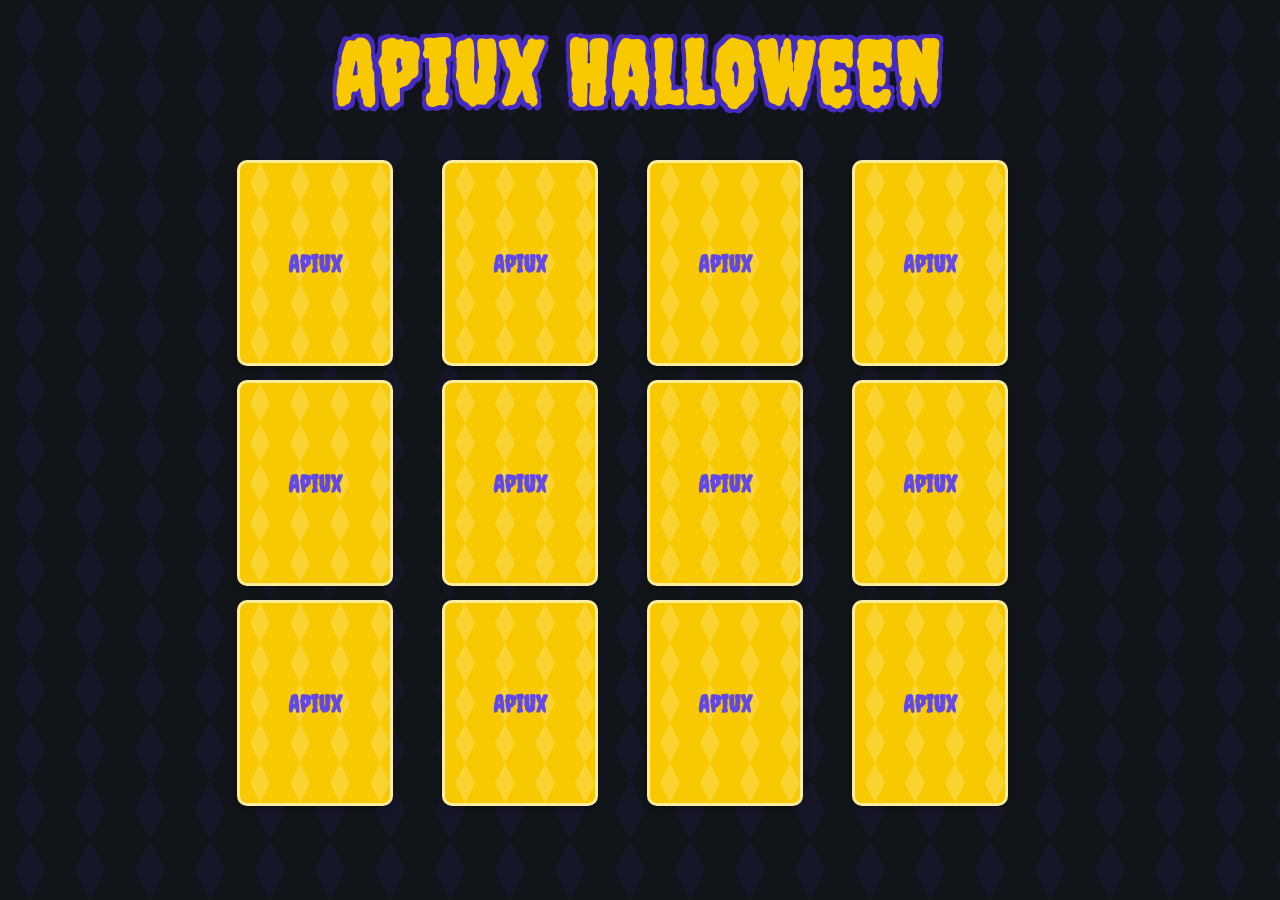
<file: Juegos de Cartas/index.html>
<!DOCTYPE html>
<html lang="es">

<head>
    <meta charset="UTF-8">
    <meta name="viewport" content="width=device-width, initial-scale=1.0">
    <title>Apiux-Halloween</title>
    <link rel="preconnect" href="https://fonts.gstatic.com/" crossorigin="" />
    <link rel="stylesheet" href="https://fonts.googleapis.com/css2?family=Creepster&display=swap" />
    <style>
        body {
            background-color: #111418;
            color: #fff;
            font-family: 'Inter', 'Noto Sans', sans-serif;
            display: flex;
            background-image:
                url("data:image/svg+xml,%3Csvg width='60' height='60' viewBox='0 0 60 60' xmlns='http://www.w3.org/2000/svg'%3E%3Cpath d='M30 0l15 30L30 60 15 30z' fill='%23452bc2' fill-opacity='0.1'/%3E%3C/svg%3E");
            justify-content: center;
            align-items: center;
            margin: 0;
            overflow: hidden;
        }

        h1 {
            text-align: center;
            font-size: 5.5em;
            color: #f8c800;
            text-shadow:
                4px 4px 0 #452bc2,
                -4px -4px 0 #452bc2,
                4px -4px 0 #452bc2,
                -4px 4px 0 #452bc2;
            margin: 20px 0;
            animation: flotar 3s ease-in-out infinite, espeluznante 1.5s infinite alternate;
            letter-spacing: 3px;
            font-family: 'Creepster', cursive;
        }

        @keyframes espeluznante {
            0% {
                color: #f8c800;
                text-shadow:
                    4px 4px 0 #452bc2,
                    -4px -4px 0 #452bc2,
                    4px -4px 0 #452bc2,
                    -4px 4px 0 #452bc2;
            }

            50% {
                color: #ff0000;
                text-shadow:
                    4px 4px 0 #000000,
                    -4px -4px 0 #000000,
                    4px -4px 0 #000000,
                    -4px 4px 0 #000000;
            }

            100% {
                color: #f8c800;
                text-shadow:
                    4px 4px 0 #452bc2,
                    -4px -4px 0 #452bc2,
                    4px -4px 0 #452bc2,
                    -4px 4px 0 #452bc2;
            }
        }

        .container {
            position: relative;
            width: 90vw;
            /* Ancho adaptable al 90% del ancho de la pantalla */
            max-width: 800px;
            /* Limita el ancho máximo en pantallas más grandes */
            height: auto;
            /* Altura ajustable automáticamente */
            display: grid;
            grid-template-columns: repeat(auto-fit, minmax(150px, 1fr));
            /* Ajusta automáticamente las columnas */
            grid-auto-rows: 200px;
            /* Mantén la altura de las cartas */
            gap: 20px;
            padding: 20px;
            /* Agrega algo de espacio alrededor del contenedor */
        }


        .card {
            width: 150px;
            height: 200px;
            perspective: 1000px;
            box-shadow: 0 4px 8px rgba(0, 0, 0, 0.5);
            border-radius: 10px;
            cursor: pointer;
            transition: transform 0.6s, opacity 0.6s;
            position: relative;
            /* Asegura que los elementos hijos se posicionen correctamente */
        }

        .card-inner {
            width: 100%;
            height: 100%;
            position: absolute;
            transform-style: preserve-3d;
            transition: transform 0.6s;
            display: flex;
            align-items: center;
            justify-content: center;
        }

        .card.flipped .card-inner {
            transform: rotateY(180deg);
        }

        .card-front,
        .card-back {
            width: 100%;
            height: 100%;
            position: absolute;
            backface-visibility: hidden;
            display: flex;
            justify-content: center;
            align-items: center;
            border-radius: 10px;
            font-size: 24px;
            font-weight: bold;
            font-family: 'Creepster', cursive;
            text-align: center;
            /* Asegura el texto centrado */
        }


        .card-back {
            background: #f8c800;
            border: 3px solid #fcec9e;
            color: #6248e4;
            font-size: 2.5em;
            background-image:
                url("data:image/svg+xml,%3Csvg width='40' height='40' viewBox='0 0 40 40' xmlns='http://www.w3.org/2000/svg'%3E%3Cpath d='M20 0l10 20-10 20L10 20z' fill='%23fcec9e' fill-opacity='0.3'/%3E%3C/svg%3E");
        }

        .card-front {
            border-color: #ffffff;
            transform: rotateY(180deg);

            background: #f8c800;
            color: #c51414;
        }

        .card-back {
            display: flex;
            justify-content: center;
            align-items: center;
            font-size: 24px;
            /* Adjust size as needed */
        }

        .wave {
            display: inline-block;
            animation: wave 1s ease-in-out infinite;
        }

        .wave:nth-child(1) {
            animation-delay: 0.2s;
        }

        .wave:nth-child(2) {
            animation-delay: 0.4s;
        }

        .wave:nth-child(3) {
            animation-delay: 0.6s;
        }

        .wave:nth-child(4) {
            animation-delay: 0.8s;
        }

        .wave:nth-child(5) {
            animation-delay: 1s;
        }

        @keyframes wave {

            0%,
            60%,
            100% {
                transform: translateY(0);
            }

            30% {
                transform: translateY(-10px);
            }
        }
    </style>
</head>

<body>
    <div>
        <h1>Apiux Halloween</h1>
        <div class="container" id="cardContainer">
            <!-- Se generan 12 cartas -->
        </div>
    </div>
    <script>
        const cardMessages = [
            "Este partido permite remolino", "Este partido permite remolino", "Este partido permite remolino",
            "Durante 1 minuto, los goles descuentan puntos del rival además de sumar", "Durante 1 minuto, los goles descuentan puntos del rival además de sumar",
            "Cambiar a un jugador por otro por 1 minuto",
            "Elegir dos jugadores que deben usar manilla por 1 minuto",
            "Pierdes un jugador por 1 minuto",
            "Durante 1 minuto, tus goles valen doble",
            "Todos juegan con los ojos vendados por 1 minuto",
            "Todos juegan con una mano hasta que se haga un gol",
            "El partido comienza con cinco pelotas en la cancha",
            "Empiezas con 2 puntos",
            "Empiezas con un gol de ventaja",
            "Tu equipo juega sentado durante 1 minuto",
            "El equipo rival juega sentado durante 1 minuto",
            "Todos juegan sentados durante 1 minuto"
        ];
        const container = document.getElementById("cardContainer");

        function createCard(index) {
            const card = document.createElement("div");
            card.classList.add("card");
            card.innerHTML = `
        <div class="card-inner">
            <div class="card-back">
                <span class="wave">A</span><span class="wave">p</span><span class="wave">i</span><span class="wave">u</span><span class="wave">x</span>
            </div>
            <div class="card-front" style= justify-content: right;>${cardMessages[index]}</div>
        </div>`;
            card.addEventListener("click", () => flipCard(card));
            return card;
        }

        function generateDerangement(n) {
            let derangement = [];
            let used = new Array(n).fill(false);

            function helper(i) {
                if (i === n) return true;

                let choices = [];
                for (let j = 0; j < n; j++) {
                    if (!used[j] && j !== i) {
                        choices.push(j);
                    }
                }

                while (choices.length) {
                    let randomIndex = Math.floor(Math.random() * choices.length);
                    let j = choices.splice(randomIndex, 1)[0];
                    derangement[i] = j;
                    used[j] = true;
                    if (helper(i + 1)) {
                        return true;
                    }
                    used[j] = false;
                }
                return false;
            }

            helper(0);
            return derangement;
        }

        function shuffleCards() {
            const cards = document.querySelectorAll(".card");
            const centerX = container.offsetWidth / 2 - 75; // Center X position
            const centerY = container.offsetHeight / 2 - 100; // Center Y position

            // Store initial positions
            const positions = [];
            cards.forEach(card => {
                positions.push({ left: card.offsetLeft, top: card.offsetTop });
            });

            // Move cards to center
            cards.forEach(card => {
                card.style.transition = 'transform 4s';
                card.style.transform = `translate(${centerX - card.offsetLeft}px, ${centerY - card.offsetTop}px)`;
            });

            setTimeout(() => {
                // Generate derangement
                let derangement = generateDerangement(cards.length);

                // Rearrange cards
                cards.forEach((card, index) => {
                    const newIndex = derangement[index];
                    const row = Math.floor(newIndex / 4);
                    const col = newIndex % 4;
                    const newX = col * 170; // 150px width + 20px gap
                    const newY = row * 220; // 200px height + 20px gap
                    card.style.transform = `translate(${newX - positions[index].left}px, ${newY - positions[index].top}px)`;
                });
            }, 1000);
        }
        function flipCard(card) {
            card.classList.add("flipped");
            setTimeout(() => {
                card.classList.remove("flipped");
                shuffleCards();
            }, 3500);
        }

        function shuffleCards() {
            const cards = document.querySelectorAll(".card");
            const centerX = container.offsetWidth / 2 - 75; // Center X position
            const centerY = container.offsetHeight / 2 - 100; // Center Y position

            cards.forEach(card => {
                card.style.transition = 'transform 1s';
                card.style.transform = `translate(${centerX - card.offsetLeft}px, ${centerY - card.offsetTop}px)`;
            });

            setTimeout(() => {
                cards.forEach((card, index) => {
                    const row = Math.floor(index / 4);
                    const col = index % 4;
                    const newX = col * 170; // 150px width + 20px gap
                    const newY = row * 220; // 200px height + 20px gap
                    card.style.transform = `translate(${newX - card.offsetLeft}px, ${newY - card.offsetTop}px)`;
                });
            }, 1000);
        }

        function initializeGame() {
            cardMessages.sort(() => Math.random() - 0.5);  // Mezclar mensajes
            for (let i = 0; i < 12; i++) {
                const card = createCard(i);
                container.appendChild(card);
            }
        }


        function generateDerangement(n) {
            let derangement = [];
            let used = new Array(n).fill(false);

            function helper(i) {
                if (i === n) return true;

                let choices = [];
                for (let j = 0; j < n; j++) {
                    if (!used[j] && j !== i) {
                        choices.push(j);
                    }
                }

                while (choices.length) {
                    let randomIndex = Math.floor(Math.random() * choices.length);
                    let j = choices.splice(randomIndex, 1)[0];
                    derangement[i] = j;
                    used[j] = true;
                    if (helper(i + 1)) {
                        return true;
                    }
                    used[j] = false;
                }
                return false;
            }

            helper(0);
            return derangement;
        }

        function shuffleCards() {
            const cards = document.querySelectorAll(".card");
            const centerX = container.offsetWidth / 2 - 75; // Center X position
            const centerY = container.offsetHeight / 2 - 100; // Center Y position

            // Store initial positions
            const positions = [];
            cards.forEach(card => {
                positions.push({ left: card.offsetLeft, top: card.offsetTop });
            });

            // Move cards to center
            cards.forEach(card => {
                card.style.transition = 'transform 1s';
                card.style.transform = `translate(${centerX - card.offsetLeft}px, ${centerY - card.offsetTop}px)`;
            });

            setTimeout(() => {
                // Generate derangement
                let derangement = generateDerangement(cards.length);

                // Rearrange cards
                cards.forEach((card, index) => {
                    const newIndex = derangement[index];
                    const row = Math.floor(newIndex / 4);
                    const col = newIndex % 4;
                    const newX = col * 170; // 150px width + 20px gap
                    const newY = row * 220; // 200px height + 20px gap
                    card.style.transform = `translate(${newX - positions[index].left}px, ${newY - positions[index].top}px)`;
                });
            }, 1000);
        }

        initializeGame();
    </script>
</body>

</html>
</file>
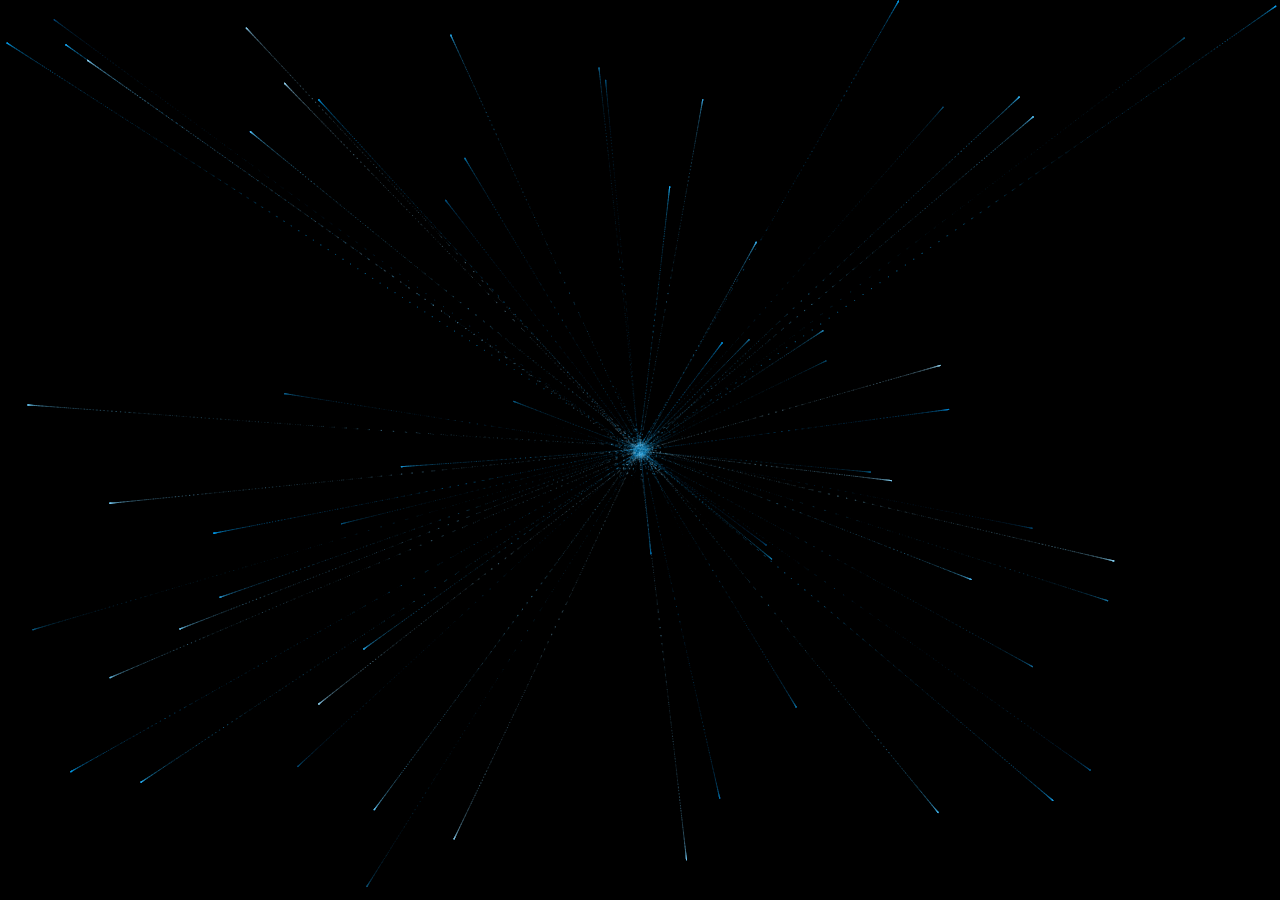
<file: Planeta Animacion/index.html>
<!DOCTYPE html>
<html lang="en">
<head>
    <meta charset="UTF-8">
    <title>Planeta Tierra - Animación</title>
    <style>
        html, body {
            margin: 0;
            padding: 0;
            overflow: hidden;
            background-color: #000;
        }
        canvas {
            position: absolute;
            left: 0;
            top: 0;
            width: 100%;
            height: 100%;
            background-color: rgba(0,0,0,.2);
        }
    </style>
</head>
<body>
    <canvas id="earth"></canvas>

    <script>
        window.requestAnimationFrame =
            window.__requestAnimationFrame ||
            window.requestAnimationFrame ||
            window.webkitRequestAnimationFrame ||
            window.mozRequestAnimationFrame ||
            window.oRequestAnimationFrame ||
            window.msRequestAnimationFrame ||
            function(callback, element){
                var lastTime = element.__lastTime || 0;
                var currTime = Date.now();
                var timeToCall = Math.max(1, 33 - (currTime - lastTime));
                window.setTimeout(callback, timeToCall);
                element.__lastTime = currTime + timeToCall;
            };

        window.isDevice = (/android|webos|iphone|ipad|ipod|blackberry|iemobile|opera mini/i.test((navigator.userAgent || navigator.vendor || window.opera).toLowerCase()));

        var loaded = false;
        var init = function () {
            if (loaded) return;
            loaded = true;

            var mobile = window.isDevice;
            var koef = mobile ? 0.5 : 1;
            var canvas = document.getElementById('earth');
            var ctx = canvas.getContext('2d');
            var width = canvas.width = koef * innerWidth;
            var height = canvas.height = koef * innerHeight;
            var rand = Math.random;

            ctx.fillStyle = "rgba(0,0,0,1)";
            ctx.fillRect(0, 0, width, height);

            const earthPosition = function (angle) {
                let radius = 1;
                return [Math.cos(angle) * radius, Math.sin(angle) * radius];
            };

            const scaleAndTranslate = function (pos, sx, sy, dx, dy) {
                return [dx + pos[0] * sx, dy + pos[1] * sy];
            };

            window.addEventListener('resize', function () {
                width = canvas.width = koef * innerWidth;
                height = canvas.height = koef * innerHeight;
                ctx.fillStyle = "rgba(0,0,0,1)";
                ctx.fillRect(0, 0, width, height);
            });

            var traceCount = mobile ? 20 : 50;
            var pointsOrigin = [];
            var dr = mobile ? 0.3 : 0.1;
            for (let i = 0; i < Math.PI * 2; i += dr) {
                pointsOrigin.push(scaleAndTranslate(earthPosition(i), 150, 150, 0, 0));
            }

            const earthPointsCount = pointsOrigin.length;
            const targetPoints = [];

            const pulse = function (kx, ky) {
                for (let i = 0; i < pointsOrigin.length; i++) {
                    targetPoints[i] = [
                        kx * pointsOrigin[i][0] + width / 2,
                        ky * pointsOrigin[i][1] + height / 2
                    ];
                }
            };

            var e = [];
            for (let i = 0; i < earthPointsCount; i++) {
                let x = rand() * width;
                let y = rand() * height;
                e[i] = {
                    vx: 0,
                    vy: 0,
                    R: 2,
                    speed: rand() + 5,
                    q: ~~(rand() * earthPointsCount),
                    D: 2 * (i % 2) - 1,
                    force: 0.2 * rand() + 0.7,
                    f: "hsla(200," + ~~(40 * rand() + 60) + "%," + ~~(60 * rand() + 20) + "%,.3)",
                    trace: []
                };
                for (let k = 0; k < traceCount; k++) e[i].trace[k] = {x: x, y: y};
            }

            const config = {
                traceK: 0.4,
                timeDelta: 0.01
            };

            let time = 0;
            const loop = function () {
                let n = -Math.cos(time);
                pulse((1 + n) * 0.5, (1 + n) * 0.5);
                time += ((Math.sin(time)) < 0 ? 9 : (n > 0.8) ? 0.2 : 1) * config.timeDelta;

                ctx.fillStyle = "rgba(0,0,0,.1)";
                ctx.fillRect(0, 0, width, height);

                for (let i = e.length; i--;) {
                    let u = e[i];
                    let q = targetPoints[u.q];
                    let dx = u.trace[0].x - q[0];
                    let dy = u.trace[0].y - q[1];
                    let length = Math.sqrt(dx * dx + dy * dy);

                    if (length < 10) {
                        if (0.95 < rand()) {
                            u.q = ~~(rand() * earthPointsCount);
                        } else {
                            if (0.99 < rand()) u.D *= -1;
                            u.q = (u.q + u.D + earthPointsCount) % earthPointsCount;
                        }
                    }

                    u.vx += -dx / length * u.speed;
                    u.vy += -dy / length * u.speed;
                    u.trace[0].x += u.vx;
                    u.trace[0].y += u.vy;
                    u.vx *= u.force;
                    u.vy *= u.force;

                    for (let k = 0; k < u.trace.length - 1;) {
                        let T = u.trace[k];
                        let N = u.trace[++k];
                        N.x -= config.traceK * (N.x - T.x);
                        N.y -= config.traceK * (N.y - T.y);
                    }

                    ctx.fillStyle = u.f;
                    for (let k = 0; k < u.trace.length; k++) {
                        ctx.fillRect(u.trace[k].x, u.trace[k].y, 1, 1);
                    }
                }

                window.requestAnimationFrame(loop, canvas);
            };

            loop();
        };

        var s = document.readyState;
        if (s === 'complete' || s === 'loaded' || s === 'interactive') init();
        else document.addEventListener('DOMContentLoaded', init, false);
    </script>
</body>
</html>
</file>
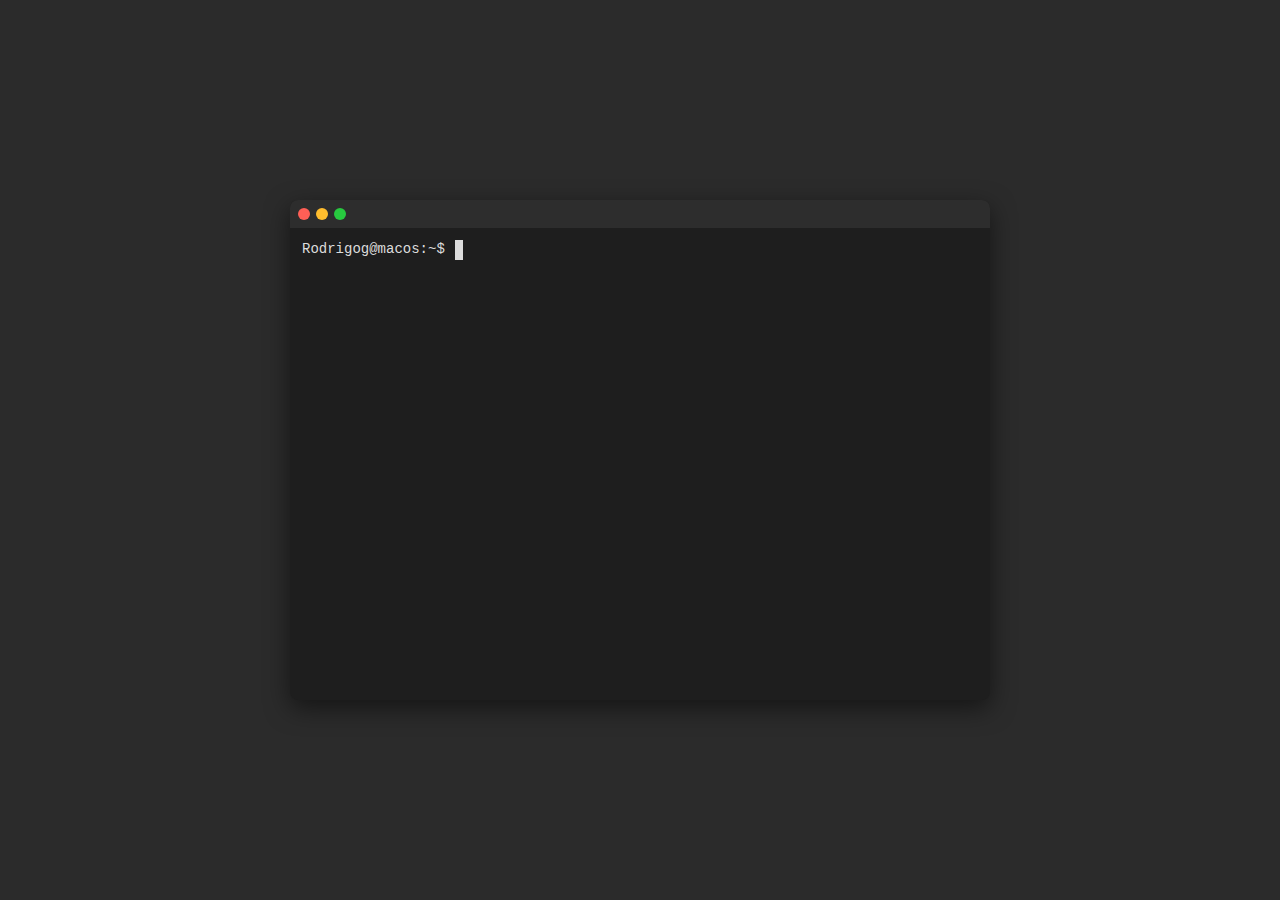
<file: Terminal Mac/index.html>
<!DOCTYPE html>
<html lang="es">
<head>
  <meta charset="UTF-8">
  <title>Consola Mac Fake - Comandos Linux Random</title>
  <style>
    * { margin: 0; padding: 0; box-sizing: border-box; }
    body {
      background: #2b2b2b;
      font-family: Menlo, Monaco, "Courier New", monospace;
      height: 100vh;
      display: flex;
      align-items: center;
      justify-content: center;
    }
    .terminal {
      width: 700px;
      max-width: 95%;
      height: 500px;
      background: #1e1e1e;
      border-radius: 8px;
      box-shadow: 0 8px 24px rgba(0,0,0,0.5);
      display: flex;
      flex-direction: column;
      overflow: hidden;
    }
    .terminal-header {
      background: #2d2d2d;
      padding: 8px;
      display: flex;
      align-items: center;
      gap: 6px;
    }
    .terminal-header .circle {
      width: 12px; height: 12px; border-radius: 50%; display: inline-block;
    }
    .close { background: #ff5f56; }
    .minimize { background: #ffbd2e; }
    .maximize { background: #27c93f; }
    .terminal-body {
      flex: 1;
      padding: 12px;
      color: #dcdcdc;
      font-size: 14px;
      line-height: 1.4;
      overflow-y: auto;
    }
    .input-line { display: flex; }
    .prompt { display: inline-block; }
    .input-caret {
      width: 8px;
      background: #dcdcdc;
      margin-left: 2px;
      animation: blink 1s step-end infinite;
    }
    @keyframes blink {
      from, to { background: transparent; }
      50% { background: #dcdcdc; }
    }
  </style>
</head>
<body>

<div class="terminal">
  <div class="terminal-header">
    <span class="circle close"></span>
    <span class="circle minimize"></span>
    <span class="circle maximize"></span>
  </div>
  <div class="terminal-body" id="terminalBody">
    <div class="input-line">
      <span class="prompt">Rodrigog@macos:~$&nbsp;</span>
      <span id="cmd"></span><span class="input-caret"></span>
    </div>
  </div>
</div>

<script>
(function(){
  const term = document.getElementById('terminalBody');
  const cmdSpan = document.getElementById('cmd');
  const promptText = 'usuario@macos:~$ ';
  let input = '';

  // Datos aleatorios
  const users = ['rodrigo','ana','server01','root','guest'];
  const files = ['documento.txt','imágenes','proyecto','video.mp4','musica.mp3','backup.tar.gz'];
  const paths = ['/home/usuario','/var/www','/etc','/usr/local/bin','/tmp'];
  const quotes = [
    "La vida es aquello que te sucede mientras estás ocupado haciendo otros planes.",
    "Sé el cambio que quieres ver en el mundo.",
    "No cuentes los días, haz que los días cuenten.",
    "El éxito es la suma de pequeños esfuerzos repetidos día tras día."
  ];
  const processes = [
    'root       1  0.0  0.1 22584  3368 ?        Ss   05:00   0:00 /sbin/init',
    'usuario  1024  0.3  1.2 452380 24568 pts/0   Sl+  05:12   0:02 /usr/bin/node app.js',
    'mysql    1100  1.5  2.4 712344 48320 ?        Ssl  05:05   0.10 /usr/sbin/mysqld',
    'usuario  2048  0.0  0.3  12345  6780 pts/1    R+   05:20   0.00 top'
  ];

  document.body.tabIndex = 0;
  document.body.addEventListener('click', () => {
    window.getSelection().removeAllRanges();
    document.body.focus();
  });
  document.body.addEventListener('keydown', e => {
    if (e.key === 'Backspace') {
      input = input.slice(0, -1);
    } else if (e.key === 'Enter') {
      runCommand(input.trim());
      input = '';
    } else if (e.key.length === 1) {
      input += e.key;
    }
    cmdSpan.textContent = input;
    term.scrollTop = term.scrollHeight;
    e.preventDefault();
  });

  function getRandom(arr) {
    return arr[Math.floor(Math.random() * arr.length)];
  }

  function runCommand(cmd) {
    // Línea escrita
    const line = document.createElement('div');
    line.textContent = promptText + cmd;
    term.insertBefore(line, term.querySelector('.input-line'));

    let output = '';
    if (!cmd) {
      output = '';
    }
    else if (cmd === 'help') {
      output = [
        'Comandos disponibles:',
        ' help, date, echo, clear',
        ' uname, uname -a, ls, pwd, whoami',
        ' uptime, df -h, free -m, ps aux, fortune'
      ].join('\n');
    }
    else if (cmd === 'date') {
      output = new Date().toString();
    }
    else if (cmd.startsWith('echo ')) {
      output = cmd.slice(5);
    }
    else if (cmd === 'clear') {
      term.innerHTML = 'Rodrigog';
    }
    else if (cmd === 'uname' || cmd === 'uname -a') {
      const kernels = ['Darwin','Linux','macOS'];
      const releases = ['19.6.0','5.15.32','21.4.0'];
      if (cmd === 'uname') {
        output = getRandom(kernels);
      } else {
        output = `${getRandom(kernels)} ${getRandom(releases)} ${getRandom(users)}-MacBook-Pro`;
      }
    }
    else if (cmd === 'ls') {
      output = files.map(f => getRandom([f, f.toUpperCase(), '.'+f])).join('  ');
    }
    else if (cmd === 'pwd') {
      output = getRandom(paths);
    }
    else if (cmd === 'whoami') {
      output = getRandom(users);
    }
    else if (cmd === 'uptime') {
      const mins = Math.floor(Math.random()*5000);
      output = ` ${new Date().toTimeString().split(' ')[0]} up ${mins} min,  1 user,  load average: ${Math.random().toFixed(2)}, ${Math.random().toFixed(2)}, ${Math.random().toFixed(2)}`;
    }
    else if (cmd === 'df -h') {
      output = [
        'Filesystem      Size  Used Avail Use% Mounted on',
        `/dev/sda1       ${Math.floor(Math.random()*500)}G  ${Math.floor(Math.random()*400)}G  ${Math.floor(Math.random()*100)}G  ${Math.floor(Math.random()*100)}% /`,
        'tmpfs           2.0G     0  2.0G   0% /dev/shm'
      ].join('\n');
    }
    else if (cmd === 'free -m') {
      output = [
        '              total        used        free      shared  buff/cache   available',
        `Mem:           7979        ${Math.floor(Math.random()*7000)}        ${Math.floor(Math.random()*2000)}         123        4567        ${Math.floor(Math.random()*6000)}`,
        `Swap:          2048           0        2048`
      ].join('\n');
    }
    else if (cmd.startsWith('ps')) {
      output = ['USER       PID %CPU %MEM    VSZ   RSS TTY      STAT START   TIME COMMAND']
        .concat(processes.map(p => getRandom(processes)))
        .join('\n');
    }
    else if (cmd === 'fortune') {
      output = getRandom(quotes);
    }
    else {
      output = `bash: ${cmd}: comando no encontrado`;
    }

    if (output) {
      const outLines = output.split('\n');
      outLines.forEach(txt => {
        const o = document.createElement('div');
        o.textContent = txt;
        term.insertBefore(o, term.querySelector('.input-line'));
      });
    }

    cmdSpan.textContent = '';
    term.scrollTop = term.scrollHeight;
  }
})();
</script>

</body>
</html>
</file>
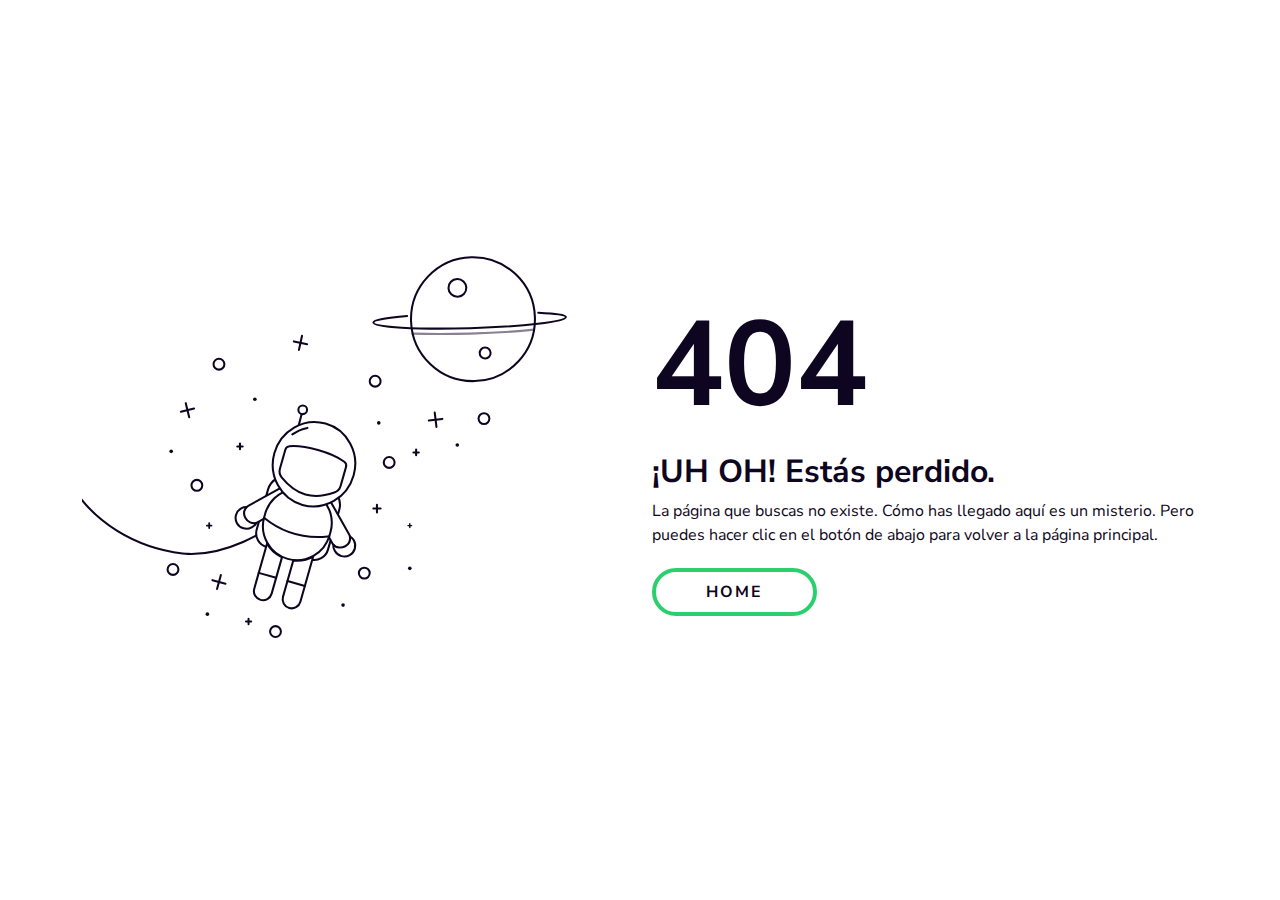
<file: 404 Astronauta/astro.html>
<!DOCTYPE html>
<html lang="en">
<head>
  <meta charset="UTF-8">
  <meta name="viewport" content="width=device-width, initial-scale=1.0">
  <title>404 Page Example</title>
  <!-- Google Font -->
  <link href="https://fonts.googleapis.com/css?family=Nunito+Sans" rel="stylesheet" />
  <!-- Bootstrap (Opcional si quieres usar .row / .col-md-6) -->
  <link rel="stylesheet" href="https://cdn.jsdelivr.net/npm/bootstrap@5.3.0/dist/css/bootstrap.min.css" />
  <style>
  /* === AQUI VA EL CSS COMPILADO DESDE SCSS === */

  :root {
    --blue: #0e0620;
    --white: #fff;
    --green: #2ccf6d;
  }
  html,
  body {
    height: 100%;
    margin: 0;
    padding: 0;
  }
  body {
    display: flex;
    align-items: center;
    justify-content: center;
    font-family: "Nunito Sans", sans-serif;
    color: var(--blue);
    font-size: 1em;
  }
  button {
    font-family: "Nunito Sans", sans-serif;
  }
  ul {
    list-style-type: none;
    padding-inline-start: 35px;
    margin: 0;
  }
  svg {
    width: 100%;
    visibility: hidden;
  }
  h1 {
    font-size: 7.5em;
    margin: 15px 0;
    font-weight: bold;
  }
  h2 {
    font-weight: bold;
  }

  .hamburger-menu {
    position: absolute;
    top: 0;
    left: 0;
    padding: 35px;
    z-index: 2;
  }
  .hamburger-menu button {
    position: relative;
    width: 30px;
    height: 22px;
    border: none;
    background: none;
    padding: 0;
    cursor: pointer;
  }
  .hamburger-menu button span {
    position: absolute;
    height: 3px;
    background: #000;
    width: 100%;
    left: 0;
    top: 0;
    transition: 0.1s ease-in;
  }
  .hamburger-menu button span:nth-child(2) {
    top: 9px;
  }
  .hamburger-menu button span:nth-child(3) {
    top: 18px;
  }
  .hamburger-menu button[data-state="open"] span:first-child {
    transform: rotate(45deg);
    top: 10px;
  }
  .hamburger-menu button[data-state="open"] span:nth-child(2) {
    width: 0;
    opacity: 0;
  }
  .hamburger-menu button[data-state="open"] span:nth-child(3) {
    transform: rotate(-45deg);
    top: 10px;
  }

  nav {
    position: absolute;
    height: 100%;
    top: 0;
    left: 0;
    background: var(--green);
    color: var(--blue);
    width: 300px;
    z-index: 1;
    padding-top: 80px;
    transform: translateX(-100%);
    transition: 0.24s cubic-bezier(.52,.01,.8,1);
  }
  nav li {
    transform: translateX(-5px);
    transition: 0.16s cubic-bezier(0.44, 0.09, 0.46, 0.84);
    opacity: 0;
    margin-bottom: 15px;
  }
  nav a {
    display: block;
    font-size: 1.75em;
    font-weight: bold;
    text-decoration: none;
    color: inherit;
    transition: 0.24s ease-in-out;
  }
  nav a:hover {
    text-decoration: none;
    color: var(--white);
  }
  nav[data-state="open"] {
    transform: translateX(0);
  }
  nav[data-state="open"] ul li {
    transform: translateX(0);
    opacity: 1;
  }

  .btn {
    z-index: 1;
    overflow: hidden;
    background: transparent;
    position: relative;
    padding: 8px 50px;
    border-radius: 30px;
    cursor: pointer;
    font-size: 1em;
    letter-spacing: 2px;
    transition: 0.2s ease;
    font-weight: bold;
    margin: 5px 0;
  }

  .btn.green {
    border: 4px solid var(--green);
    color: var(--blue);
  }
  .btn.green:before {
    content: "";
    position: absolute;
    left: 0;
    top: 0;
    width: 0;
    height: 100%;
    background: var(--green);
    z-index: -1;
    transition: 0.2s ease;
  }
  .btn.green:hover {
    color: var(--white);
    background: var(--green);
    transition: 0.2s ease;
  }
  .btn.green:hover:before {
    width: 100%;
  }

  @media screen and (max-width: 768px) {
    body {
      display: block;
    }
    .container {
      margin-top: 70px;
      margin-bottom: 70px;
    }
  }
  </style>
</head>
<body>


  <!-- MAIN CONTENT 404 -->
  <main>
    <div class="container">
      <div class="row">
        <div class="col-md-6 align-self-center">
          <!-- SVG -->
          <svg version="1.1" xmlns="http://www.w3.org/2000/svg" xmlns:xlink="http://www.w3.org/1999/xlink" viewBox="0 0 800 600">
            <g>
              <defs>
                <clipPath id="GlassClip">
                  <path d="M380.857,346.164c-1.247,4.651-4.668,8.421-9.196,10.06c-9.332,3.377-26.2,7.817-42.301,3.5 s-28.485-16.599-34.877-24.192c-3.101-3.684-4.177-8.66-2.93-13.311l7.453-27.798c0.756-2.82,3.181-4.868,6.088-5.13 c6.755-0.61,20.546-0.608,41.785,5.087s33.181,12.591,38.725,16.498c2.387,1.682,3.461,4.668,2.705,7.488L380.857,346.164z" />
                </clipPath>
                <clipPath id="cordClip">
                  <rect width="800" height="600" />
                </clipPath>
              </defs>

              <!-- Planet / ring / stars -->
              <g id="planet">
                <circle fill="none" stroke="#0E0620" stroke-width="3" stroke-miterlimit="10" cx="572.859" cy="108.803" r="90.788" />

                <circle id="craterBig" fill="none" stroke="#0E0620" stroke-width="3" stroke-miterlimit="10" cx="548.891" cy="62.319" r="13.074" />

                <circle id="craterSmall" fill="none" stroke="#0E0620" stroke-width="3" stroke-miterlimit="10" cx="591.743" cy="158.918" r="7.989" />
                <path id="ring" fill="none" stroke="#0E0620" stroke-width="3" stroke-linecap="round" stroke-miterlimit="10" d="M476.562,101.461c-30.404,2.164-49.691,4.221-49.691,8.007c0,6.853,63.166,12.408,141.085,12.408 s141.085-5.555,141.085-12.408c0-3.378-15.347-4.988-40.243-7.225" />
                <path id="ringShadow" opacity="0.5" fill="none" stroke="#0E0620" stroke-width="3" stroke-linecap="round" stroke-miterlimit="10" d="M483.985,127.43c23.462,1.531,52.515,2.436,83.972,2.436c36.069,0,68.978-1.19,93.922-3.149" />
              </g>
              <g id="stars">
                <g id="starsBig">
                  <g>
                    <line fill="none" stroke="#0E0620" stroke-width="3" stroke-linecap="round" stroke-miterlimit="10" x1="518.07" y1="245.375" x2="518.07" y2="266.581" />
                    <line fill="none" stroke="#0E0620" stroke-width="3" stroke-linecap="round" stroke-miterlimit="10" x1="508.129" y1="255.978" x2="528.01" y2="255.978" />
                  </g>
                  <g>
                    <line fill="none" stroke="#0E0620" stroke-width="3" stroke-linecap="round" stroke-miterlimit="10" x1="154.55" y1="231.391" x2="154.55" y2="252.598" />
                    <line fill="none" stroke="#0E0620" stroke-width="3" stroke-linecap="round" stroke-miterlimit="10" x1="144.609" y1="241.995" x2="164.49" y2="241.995" />
                  </g>
                  <g>
                    <line fill="none" stroke="#0E0620" stroke-width="3" stroke-linecap="round" stroke-miterlimit="10" x1="320.135" y1="132.746" x2="320.135" y2="153.952" />
                    <line fill="none" stroke="#0E0620" stroke-width="3" stroke-linecap="round" stroke-miterlimit="10" x1="310.194" y1="143.349" x2="330.075" y2="143.349" />
                  </g>
                  <g>
                    <line fill="none" stroke="#0E0620" stroke-width="3" stroke-linecap="round" stroke-miterlimit="10" x1="200.67" y1="483.11" x2="200.67" y2="504.316" />
                    <line fill="none" stroke="#0E0620" stroke-width="3" stroke-linecap="round" stroke-miterlimit="10" x1="210.611" y1="493.713" x2="190.73" y2="493.713" />
                  </g>
                </g>
                <g id="starsSmall">
                  <g>
                    <line fill="none" stroke="#0E0620" stroke-width="3" stroke-linecap="round" stroke-miterlimit="10" x1="432.173" y1="380.52" x2="432.173" y2="391.83" />
                    <line fill="none" stroke="#0E0620" stroke-width="3" stroke-linecap="round" stroke-miterlimit="10" x1="426.871" y1="386.175" x2="437.474" y2="386.175" />
                  </g>
                  <g>
                    <line fill="none" stroke="#0E0620" stroke-width="3" stroke-linecap="round" stroke-miterlimit="10" x1="489.555" y1="299.765" x2="489.555" y2="308.124" />
                    <line fill="none" stroke="#0E0620" stroke-width="3" stroke-linecap="round" stroke-miterlimit="10" x1="485.636" y1="303.945" x2="493.473" y2="303.945" />
                  </g>
                  <g>
                    <line fill="none" stroke="#0E0620" stroke-width="3" stroke-linecap="round" stroke-miterlimit="10" x1="231.468" y1="291.009" x2="231.468" y2="299.369" />
                    <line fill="none" stroke="#0E0620" stroke-width="3" stroke-linecap="round" stroke-miterlimit="10" x1="227.55" y1="295.189" x2="235.387" y2="295.189" />
                  </g>
                  <g>
                    <line fill="none" stroke="#0E0620" stroke-width="3" stroke-linecap="round" stroke-miterlimit="10" x1="244.032" y1="547.539" x2="244.032" y2="555.898" />
                    <line fill="none" stroke="#0E0620" stroke-width="3" stroke-linecap="round" stroke-miterlimit="10" x1="247.95" y1="551.719" x2="240.113" y2="551.719" />
                  </g>
                  <g>
                    <line fill="none" stroke="#0E0620" stroke-width="3" stroke-linecap="round" stroke-miterlimit="10" x1="186.359" y1="406.967" x2="186.359" y2="415.326" />
                    <line fill="none" stroke="#0E0620" stroke-width="3" stroke-linecap="round" stroke-miterlimit="10" x1="190.277" y1="411.146" x2="182.44" y2="411.146" />
                  </g>
                  <g>
                    <line fill="none" stroke="#0E0620" stroke-width="3" stroke-linecap="round" stroke-miterlimit="10" x1="480.296" y1="406.967" x2="480.296" y2="415.326" />
                    <line fill="none" stroke="#0E0620" stroke-width="3" stroke-linecap="round" stroke-miterlimit="10" x1="484.215" y1="411.146" x2="476.378" y2="411.146" />
                  </g>
                </g>
                <g id="circlesBig">
                  <circle fill="none" stroke="#0E0620" stroke-width="3" stroke-linecap="round" stroke-miterlimit="10" cx="588.977" cy="255.978" r="7.952" />
                  <circle fill="none" stroke="#0E0620" stroke-width="3" stroke-linecap="round" stroke-miterlimit="10" cx="450.066" cy="320.259" r="7.952" />
                  <circle fill="none" stroke="#0E0620" stroke-width="3" stroke-linecap="round" stroke-miterlimit="10" cx="168.303" cy="353.753" r="7.952" />
                  <circle fill="none" stroke="#0E0620" stroke-width="3" stroke-linecap="round" stroke-miterlimit="10" cx="429.522" cy="201.185" r="7.952" />
                  <circle fill="none" stroke="#0E0620" stroke-width="3" stroke-linecap="round" stroke-miterlimit="10" cx="200.67" cy="176.313" r="7.952" />
                  <circle fill="none" stroke="#0E0620" stroke-width="3" stroke-linecap="round" stroke-miterlimit="10" cx="133.343" cy="477.014" r="7.952" />
                  <circle fill="none" stroke="#0E0620" stroke-width="3" stroke-linecap="round" stroke-miterlimit="10" cx="283.521" cy="568.033" r="7.952" />
                  <circle fill="none" stroke="#0E0620" stroke-width="3" stroke-linecap="round" stroke-miterlimit="10" cx="413.618" cy="482.387" r="7.952" />
                </g>
                <g id="circlesSmall">
                  <circle fill="#0E0620" cx="549.879" cy="296.402" r="2.651" />
                  <circle fill="#0E0620" cx="253.29" cy="229.24" r="2.651" />
                  <circle fill="#0E0620" cx="434.824" cy="263.931" r="2.651" />
                  <circle fill="#0E0620" cx="183.708" cy="544.176" r="2.651" />
                  <circle fill="#0E0620" cx="382.515" cy="530.923" r="2.651" />
                  <circle fill="#0E0620" cx="130.693" cy="305.608" r="2.651" />
                  <circle fill="#0E0620" cx="480.296" cy="477.014" r="2.651" />
                </g>
              </g>
              <g id="spaceman" clip-path="url(#cordClip)">
                <path id="cord" fill="none" stroke="#0E0620" stroke-width="3" stroke-linecap="round" stroke-linejoin="round" stroke-miterlimit="10" d="M273.813,410.969c0,0-54.527,39.501-115.34,38.218c-2.28-0.048-4.926-0.241-7.841-0.548 c-68.038-7.178-134.288-43.963-167.33-103.87c-0.908-1.646-1.793-3.3-2.654-4.964c-18.395-35.511-37.259-83.385-32.075-118.817" />
                <path id="backpack" fill="#FFFFFF" stroke="#0E0620" stroke-width="3" stroke-linecap="round" stroke-linejoin="round" stroke-miterlimit="10" d="M338.164,454.689l-64.726-17.353c-11.086-2.972-17.664-14.369-14.692-25.455l15.694-58.537 c3.889-14.504,18.799-23.11,33.303-19.221l52.349,14.035c14.504,3.889,23.11,18.799,19.221,33.303l-15.694,58.537 C360.647,451.083,349.251,457.661,338.164,454.689z" />
                <g id="antenna">
                  <line fill="#FFFFFF" stroke="#0E0620" stroke-width="3" stroke-linecap="round" stroke-linejoin="round" stroke-miterlimit="10" x1="323.396" y1="236.625" x2="295.285" y2="353.753" />
                  <circle fill="#FFFFFF" stroke="#0E0620" stroke-width="3" stroke-linecap="round" stroke-linejoin="round" stroke-miterlimit="10" cx="323.666" cy="235.617" r="6.375" />
                </g>
                <g id="armR">
                  <path fill="#FFFFFF" stroke="#0E0620" stroke-width="3" stroke-linecap="round" stroke-linejoin="round" stroke-miterlimit="10" d="M360.633,363.039c1.352,1.061,4.91,5.056,5.824,6.634l27.874,47.634c3.855,6.649,1.59,15.164-5.059,19.02l0,0 c-6.649,3.855-15.164,1.59-19.02-5.059l-5.603-9.663" />
                  <path fill="#FFFFFF" stroke="#0E0620" stroke-width="3" stroke-linecap="round" stroke-linejoin="round" stroke-miterlimit="10" d="M388.762,434.677c5.234-3.039,7.731-8.966,6.678-14.594c2.344,1.343,4.383,3.289,5.837,5.793 c4.411,7.596,1.829,17.33-5.767,21.741c-7.596,4.411-17.33,1.829-21.741-5.767c-1.754-3.021-2.817-5.818-2.484-9.046 C375.625,437.355,383.087,437.973,388.762,434.677z" />
                </g>
                <g id="armL">
                  <path fill="#FFFFFF" stroke="#0E0620" stroke-width="3" stroke-linecap="round" stroke-linejoin="round" stroke-miterlimit="10" d="M301.301,347.66c-1.702,0.242-5.91,1.627-7.492,2.536l-47.965,27.301 c-6.664,3.829-8.963,12.335-5.134,18.999h0 c3.829,6.664,12.335,8.963,18.999,5.134l9.685-5.564" />
                  <path fill="#FFFFFF" stroke="#0E0620" stroke-width="3" stroke-linecap="round" stroke-linejoin="round" stroke-miterlimit="10" d="M241.978,395.324c-3.012-5.25-2.209-11.631,1.518-15.977c-2.701-0.009-5.44,0.656-7.952,2.096 c-7.619,4.371-10.253,14.09-5.883,21.71c4.371,7.619,14.09,10.253,21.709,5.883c3.03-1.738,5.35-3.628,6.676-6.59 C252.013,404.214,245.243,401.017,241.978,395.324z" />
                </g>
                <g id="body">
                  <path fill="#FFFFFF" stroke="#0E0620" stroke-width="3" stroke-linecap="round" stroke-linejoin="round" stroke-miterlimit="10" d="M353.351,365.387c-7.948,1.263-16.249,0.929-24.48-1.278 c-8.232-2.207-15.586-6.07-21.836-11.14 c-17.004,4.207-31.269,17.289-36.128,35.411l-1.374,5.123 c-7.112,26.525,8.617,53.791,35.13,60.899l0,0 c26.513,7.108,53.771-8.632,60.883-35.158l1.374-5.123 C371.778,395.999,365.971,377.536,353.351,365.387z" />
                  <path fill="none" stroke="#0E0620" stroke-width="3" stroke-linecap="round" stroke-linejoin="round" stroke-miterlimit="10" d="M269.678,394.912L269.678,394.912c26.3,20.643,59.654,29.585,93.106,25.724l2.419-0.114" />
                </g>
                <g id="legs">
                  <g id="legR">
                    <path fill="#FFFFFF" stroke="#0E0620" stroke-width="3" stroke-linecap="round" stroke-linejoin="round" stroke-miterlimit="10" d="M312.957,456.734l-14.315,53.395 c-1.896,7.07,2.299,14.338,9.37,16.234l0,0 c7.07,1.896,14.338-2.299,16.234-9.37l17.838-66.534 C333.451,455.886,323.526,457.387,312.957,456.734z" />
                    <line fill="none" stroke="#0E0620" stroke-width="3" stroke-linecap="round" stroke-linejoin="round" stroke-miterlimit="10" x1="304.883" y1="486.849" x2="330.487" y2="493.713" />
                  </g>
                  <g id="legL">
                    <path fill="#FFFFFF" stroke="#0E0620" stroke-width="3" stroke-linecap="round" stroke-linejoin="round" stroke-miterlimit="10" d="M296.315,452.273L282,505.667 c-1.896,7.07-9.164,11.265-16.234,9.37l0,0 c-7.07-1.896-11.265-9.164-9.37-16.234l17.838-66.534 C278.993,441.286,286.836,447.55,296.315,452.273z" />
                    <line fill="none" stroke="#0E0620" stroke-width="3" stroke-linecap="round" stroke-linejoin="round" stroke-miterlimit="10" x1="262.638" y1="475.522" x2="288.241" y2="482.387" />
                  </g>
                </g>
                <g id="head">
                  <ellipse transform="matrix(0.259 -0.9659 0.9659 0.259 -51.5445 563.2371)" fill="#FFFFFF" stroke="#0E0620" stroke-width="3" stroke-linecap="round" stroke-linejoin="round" stroke-miterlimit="10" cx="341.295" cy="315.211" rx="61.961" ry="60.305" />
                  <path id="headStripe" fill="none" stroke="#0E0620" stroke-width="3" stroke-linecap="round" stroke-linejoin="round" stroke-miterlimit="10" d="M330.868,261.338c-7.929,1.72-15.381,5.246-21.799,10.246" />
                  <path fill="#FFFFFF" stroke="#0E0620" stroke-width="3" stroke-linecap="round" stroke-linejoin="round" stroke-miterlimit="10" d="M380.857,346.164c-1.247,4.651-4.668,8.421-9.196,10.06 c-9.332,3.377-26.2,7.817-42.301,3.5s-28.485-16.599-34.877-24.192c-3.101-3.684-4.177-8.66-2.93-13.311l7.453-27.798 c0.756-2.82,3.181-4.868,6.088-5.13c6.755-0.61,20.546-0.608,41.785,5.087s33.181,12.591,38.725,16.498 c2.387,1.682,3.461,4.668,2.705,7.488L380.857,346.164z" />
                  <g clip-path="url(#GlassClip)">
                    <polygon id="glassShine" fill="none" stroke="#0E0620" stroke-width="3" stroke-miterlimit="10" points="278.436,375.599 383.003,264.076 364.393,251.618 264.807,364.928" />
                  </g>
                </g>
              </g>
            </g>
          </svg>
        </div>
        <div class="col-md-6 align-self-center">
          <h1>404</h1>
          <h2>¡UH OH! Estás perdido.</h2>
          <p>
            La página que buscas no existe.
            Cómo has llegado aquí es un misterio. Pero puedes hacer clic en el botón de abajo
            para volver a la página principal.
          </p>
          <button class="btn green">HOME</button>
        </div>
      </div>
    </div>
  </main>

  <!-- GSAP (Animaciones) -->
  <script src="https://cdnjs.cloudflare.com/ajax/libs/gsap/3.11.5/gsap.min.js"></script>
  <script>
    gsap.set("svg", { visibility: "visible" });
    gsap.to("#headStripe", {
      y: 0.5,
      rotation: 1,
      yoyo: true,
      repeat: -1,
      ease: "sine.inOut",
      duration: 1
    });
    gsap.to("#spaceman", {
      y: 0.5,
      rotation: 1,
      yoyo: true,
      repeat: -1,
      ease: "sine.inOut",
      duration: 1
    });
    gsap.to("#craterSmall", {
      x: -3,
      yoyo: true,
      repeat: -1,
      duration: 1,
      ease: "sine.inOut"
    });
    gsap.to("#craterBig", {
      x: 3,
      yoyo: true,
      repeat: -1,
      duration: 1,
      ease: "sine.inOut"
    });
    gsap.to("#planet", {
      rotation: -2,
      yoyo: true,
      repeat: -1,
      duration: 1,
      ease: "sine.inOut",
      transformOrigin: "50% 50%"
    });

    gsap.to("#starsBig g", {
      rotation: "random(-30,30)",
      transformOrigin: "50% 50%",
      yoyo: true,
      repeat: -1,
      ease: "sine.inOut"
    });
    gsap.fromTo(
      "#starsSmall g",
      { scale: 0, transformOrigin: "50% 50%" },
      { scale: 1, transformOrigin: "50% 50%", yoyo: true, repeat: -1, stagger: 0.1 }
    );
    gsap.to("#circlesSmall circle", {
      y: -4,
      yoyo: true,
      duration: 1,
      ease: "sine.inOut",
      repeat: -1
    });
    gsap.to("#circlesBig circle", {
      y: -2,
      yoyo: true,
      duration: 1,
      ease: "sine.inOut",
      repeat: -1
    });

    gsap.set("#glassShine", { x: -68 });

    gsap.to("#glassShine", {
      x: 80,
      duration: 2,
      rotation: -30,
      ease: "expo.inOut",
      transformOrigin: "50% 50%",
      repeat: -1,
      repeatDelay: 8,
      delay: 2
    });

    const burger = document.querySelector('.burger');
    const nav = document.querySelector('nav');

    burger.addEventListener('click', () => {
      burger.dataset.state === 'closed' ? burger.dataset.state = 'open' : burger.dataset.state = 'closed';
      nav.dataset.state === 'closed' ? nav.dataset.state = 'open' : nav.dataset.state = 'closed';
    });
  </script>
</body>
</html>
</file>
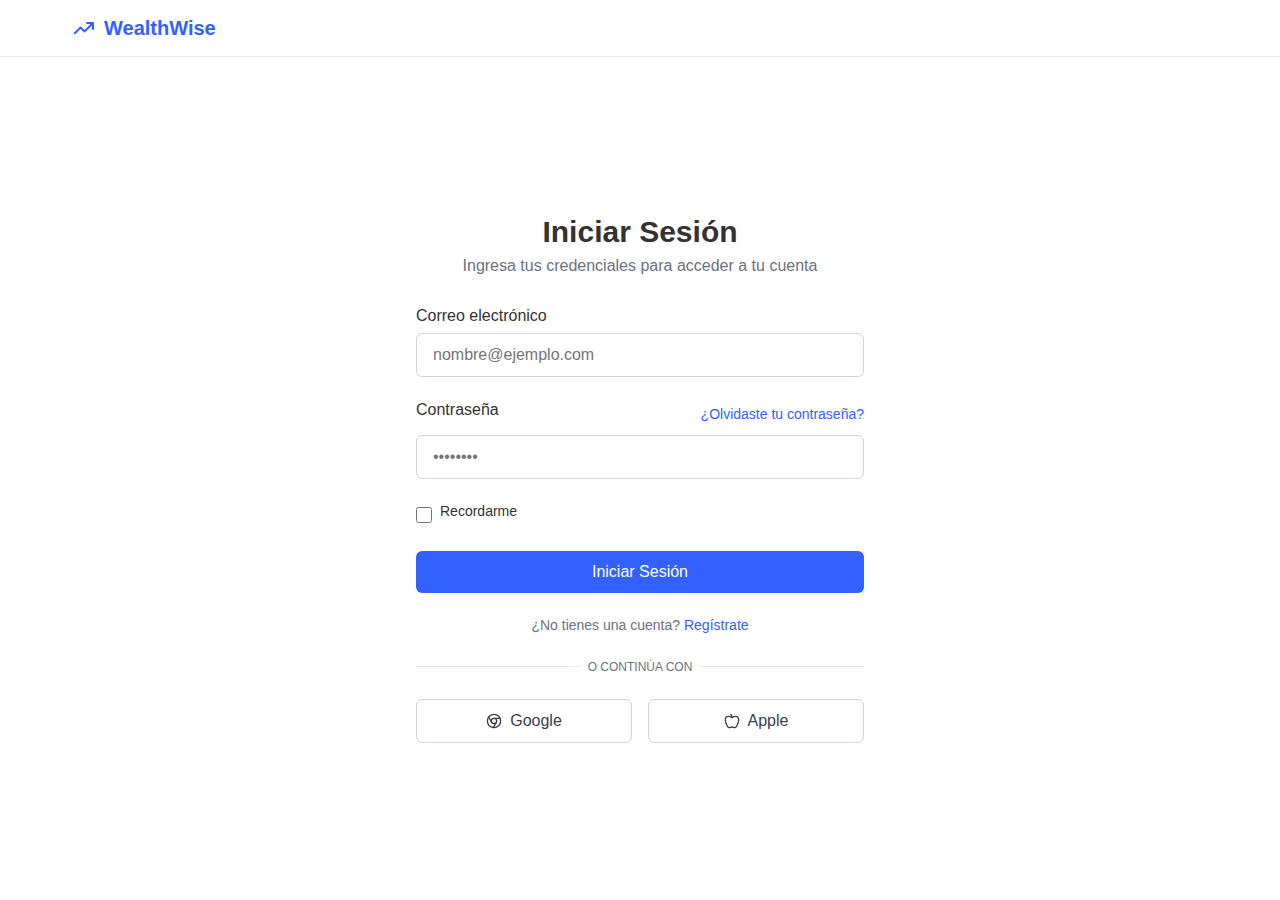
<file: Login Example/login.html>
<!DOCTYPE html>
<html lang="es">
<head>
    <meta charset="UTF-8">
    <meta name="viewport" content="width=device-width, initial-scale=1.0">
    <title>Iniciar Sesión - WealthWise</title>
    <style>
        /* Estilos generales */
        * {
            margin: 0;
            padding: 0;
            box-sizing: border-box;
            font-family: -apple-system, BlinkMacSystemFont, 'Segoe UI', Roboto, Oxygen, Ubuntu, Cantarell, 'Open Sans', 'Helvetica Neue', sans-serif;
        }

        body {
            min-height: 100vh;
            display: flex;
            flex-direction: column;
            background-color: #ffffff;
            color: #333333;
        }

        /* Header */
        header {
            border-bottom: 1px solid #e5e7eb;
            padding: 1rem 0;
        }

        .container {
            width: 100%;
            max-width: 1200px;
            margin: 0 auto;
            padding: 0 2rem;
        }

        .header-content {
            display: flex;
            justify-content: space-between;
            align-items: center;
        }

        .logo {
            display: flex;
            align-items: center;
            gap: 0.5rem;
            text-decoration: none;
        }

        .logo-text {
            font-size: 1.25rem;
            font-weight: 700;
            color: #3361ff;
        }

        /* Main content */
        main {
            flex: 1;
            display: flex;
            align-items: center;
            justify-content: center;
            padding: 1rem;
        }

        .auth-container {
            width: 100%;
            max-width: 28rem;
            margin: 0 auto;
        }

        .auth-header {
            text-align: center;
            margin-bottom: 2rem;
        }

        .auth-title {
            font-size: 1.875rem;
            font-weight: 700;
            margin-bottom: 0.5rem;
        }

        .auth-subtitle {
            color: #6b7280;
        }

        /* Form */
        .form-group {
            margin-bottom: 1.5rem;
        }

        .form-group-flex {
            display: flex;
            justify-content: space-between;
            align-items: center;
            margin-bottom: 0.5rem;
        }

        label {
            display: block;
            margin-bottom: 0.5rem;
            font-weight: 500;
        }

        input[type="text"],
        input[type="email"],
        input[type="password"] {
            width: 100%;
            padding: 0.75rem 1rem;
            border: 1px solid #d1d5db;
            border-radius: 0.375rem;
            font-size: 1rem;
            transition: border-color 0.15s ease;
        }

        input[type="text"]:focus,
        input[type="email"]:focus,
        input[type="password"]:focus {
            outline: none;
            border-color: #3361ff;
            box-shadow: 0 0 0 3px rgba(51, 97, 255, 0.1);
        }

        .forgot-password {
            color: #3361ff;
            font-size: 0.875rem;
            text-decoration: none;
        }

        .forgot-password:hover {
            text-decoration: underline;
        }

        .checkbox-container {
            display: flex;
            align-items: center;
            gap: 0.5rem;
            margin-bottom: 1.5rem;
        }

        .checkbox-container input[type="checkbox"] {
            width: 1rem;
            height: 1rem;
            border-radius: 0.25rem;
            border: 1px solid #d1d5db;
            cursor: pointer;
        }

        .checkbox-label {
            font-size: 0.875rem;
            font-weight: 400;
        }

        .btn {
            display: inline-block;
            padding: 0.75rem 1.5rem;
            font-weight: 500;
            text-align: center;
            border-radius: 0.375rem;
            transition: all 0.15s ease;
            cursor: pointer;
            border: none;
            font-size: 1rem;
            width: 100%;
        }

        .btn-primary {
            background-color: #3361ff;
            color: white;
        }

        .btn-primary:hover {
            background-color: #2547f9;
        }

        .auth-footer {
            text-align: center;
            margin-top: 1.5rem;
            font-size: 0.875rem;
            color: #6b7280;
        }

        .auth-link {
            color: #3361ff;
            text-decoration: none;
        }

        .auth-link:hover {
            text-decoration: underline;
        }

        /* Divider */
        .divider {
            position: relative;
            margin: 1.5rem 0;
            text-align: center;
        }

        .divider::before {
            content: "";
            position: absolute;
            top: 50%;
            left: 0;
            right: 0;
            height: 1px;
            background-color: #e5e7eb;
        }

        .divider-text {
            position: relative;
            display: inline-block;
            padding: 0 0.5rem;
            background-color: white;
            color: #6b7280;
            font-size: 0.75rem;
            text-transform: uppercase;
        }

        /* Social buttons */
        .social-buttons {
            display: grid;
            grid-template-columns: 1fr 1fr;
            gap: 1rem;
        }

        .btn-social {
            display: flex;
            align-items: center;
            justify-content: center;
            gap: 0.5rem;
            background-color: white;
            color: #374151;
            border: 1px solid #d1d5db;
        }

        .btn-social:hover {
            background-color: #f9fafb;
        }

        .btn-social svg {
            width: 1rem;
            height: 1rem;
        }
    </style>
</head>
<body>
    <header>
        <div class="container">
            <div class="header-content">
                <a href="index.html" class="logo">
                    <svg xmlns="http://www.w3.org/2000/svg" width="24" height="24" viewBox="0 0 24 24" fill="none" stroke="currentColor" stroke-width="2" stroke-linecap="round" stroke-linejoin="round" style="color: #3361ff;">
                        <path d="M20.2 7.8l-7.7 7.7-4-4-5.7 5.7"></path>
                        <path d="M15 7h6v6"></path>
                    </svg>
                    <span class="logo-text">WealthWise</span>
                </a>
            </div>
        </div>
    </header>

    <main>
        <div class="auth-container">
            <div class="auth-header">
                <h1 class="auth-title">Iniciar Sesión</h1>
                <p class="auth-subtitle">Ingresa tus credenciales para acceder a tu cuenta</p>
            </div>

            <form action="#" method="POST">
                <div class="form-group">
                    <label for="email">Correo electrónico</label>
                    <input type="email" id="email" name="email" placeholder="nombre@ejemplo.com" required>
                </div>

                <div class="form-group">
                    <div class="form-group-flex">
                        <label for="password">Contraseña</label>
                        <a href="#" class="forgot-password">¿Olvidaste tu contraseña?</a>
                    </div>
                    <input type="password" id="password" name="password" placeholder="••••••••" required>
                </div>

                <div class="checkbox-container">
                    <input type="checkbox" id="remember" name="remember">
                    <label for="remember" class="checkbox-label">Recordarme</label>
                </div>

                <button type="submit" class="btn btn-primary">Iniciar Sesión</button>
            </form>

            <div class="auth-footer">
                <p>¿No tienes una cuenta? <a href="register.html" class="auth-link">Regístrate</a></p>
            </div>

            <div class="divider">
                <span class="divider-text">O continúa con</span>
            </div>

            <div class="social-buttons">
                <button class="btn btn-social">
                    <svg xmlns="http://www.w3.org/2000/svg" width="16" height="16" viewBox="0 0 24 24" fill="none" stroke="currentColor" stroke-width="2" stroke-linecap="round" stroke-linejoin="round">
                        <circle cx="12" cy="12" r="10"></circle>
                        <circle cx="12" cy="12" r="4"></circle>
                        <line x1="21.17" x2="12" y1="8" y2="8"></line>
                        <line x1="3.95" x2="8.54" y1="6.06" y2="14"></line>
                        <line x1="10.88" x2="15.46" y1="21.94" y2="14"></line>
                    </svg>
                    Google
                </button>
                <button class="btn btn-social">
                    <svg xmlns="http://www.w3.org/2000/svg" width="16" height="16" viewBox="0 0 24 24" fill="none" stroke="currentColor" stroke-width="2" stroke-linecap="round" stroke-linejoin="round">
                        <path d="M12 20.94c1.5 0 2.75 1.06 4 1.06 3 0 6-8 6-12.22A4.91 4.91 0 0 0 17 5c-2.22 0-4 1.44-5 2-1-.56-2.78-2-5-2a4.9 4.9 0 0 0-5 4.78C2 14 5 22 8 22c1.25 0 2.5-1.06 4-1.06Z"></path>
                        <path d="M10 2c1 .5 2 2 2 5"></path>
                    </svg>
                    Apple
                </button>
            </div>
        </div>
    </main>
</body>
</html>
</file>
